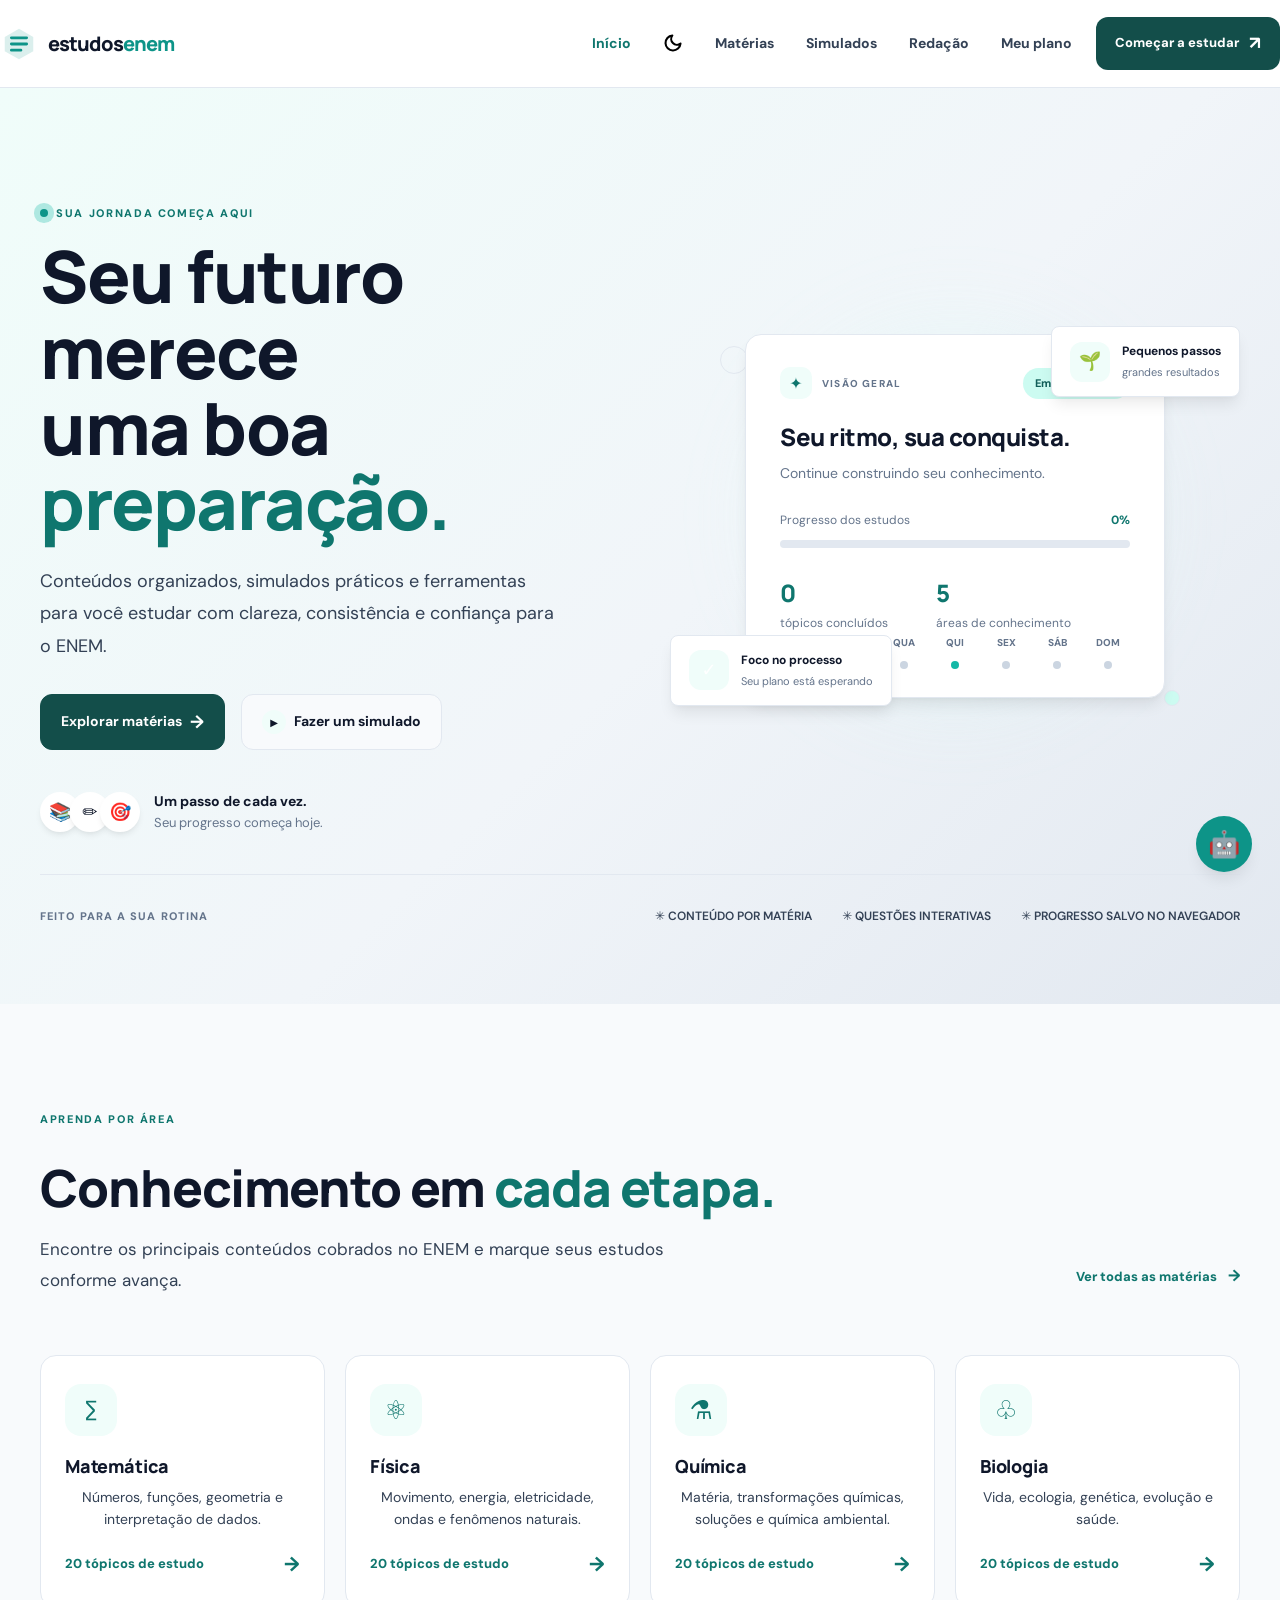
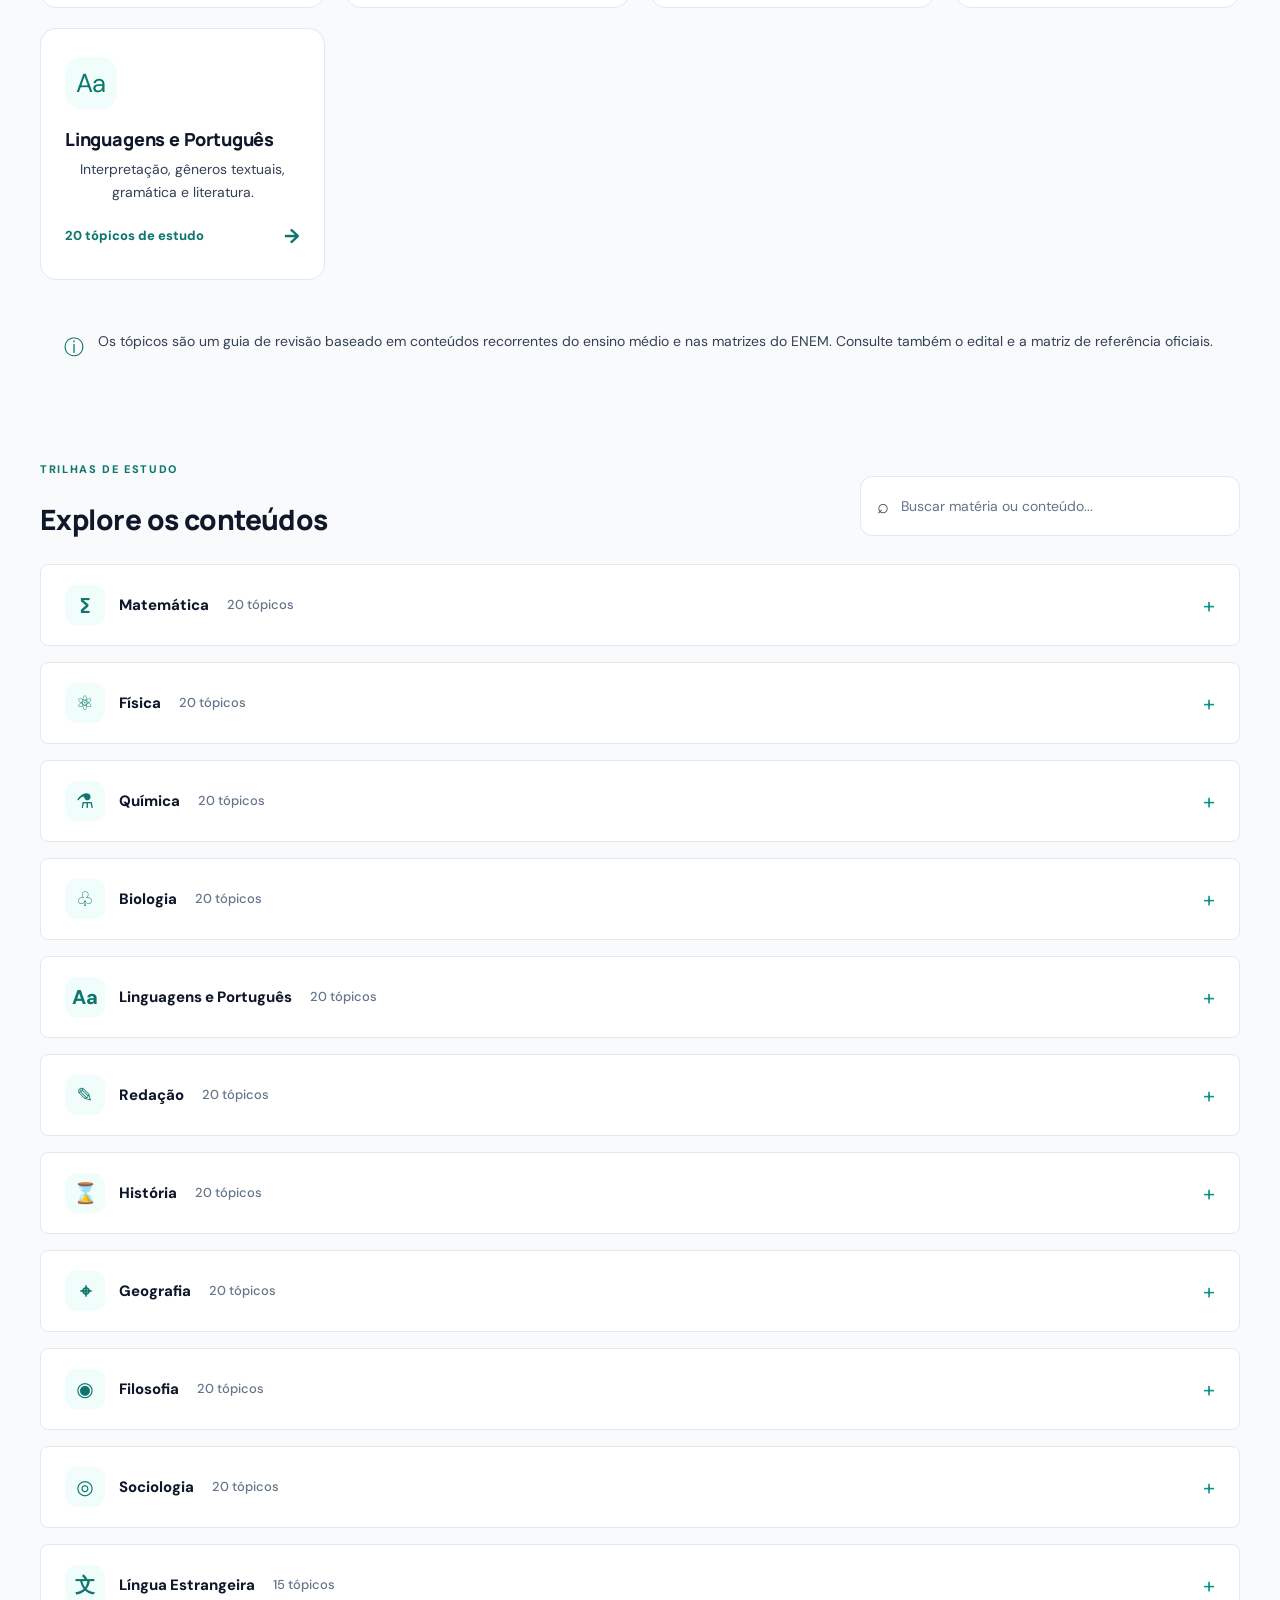
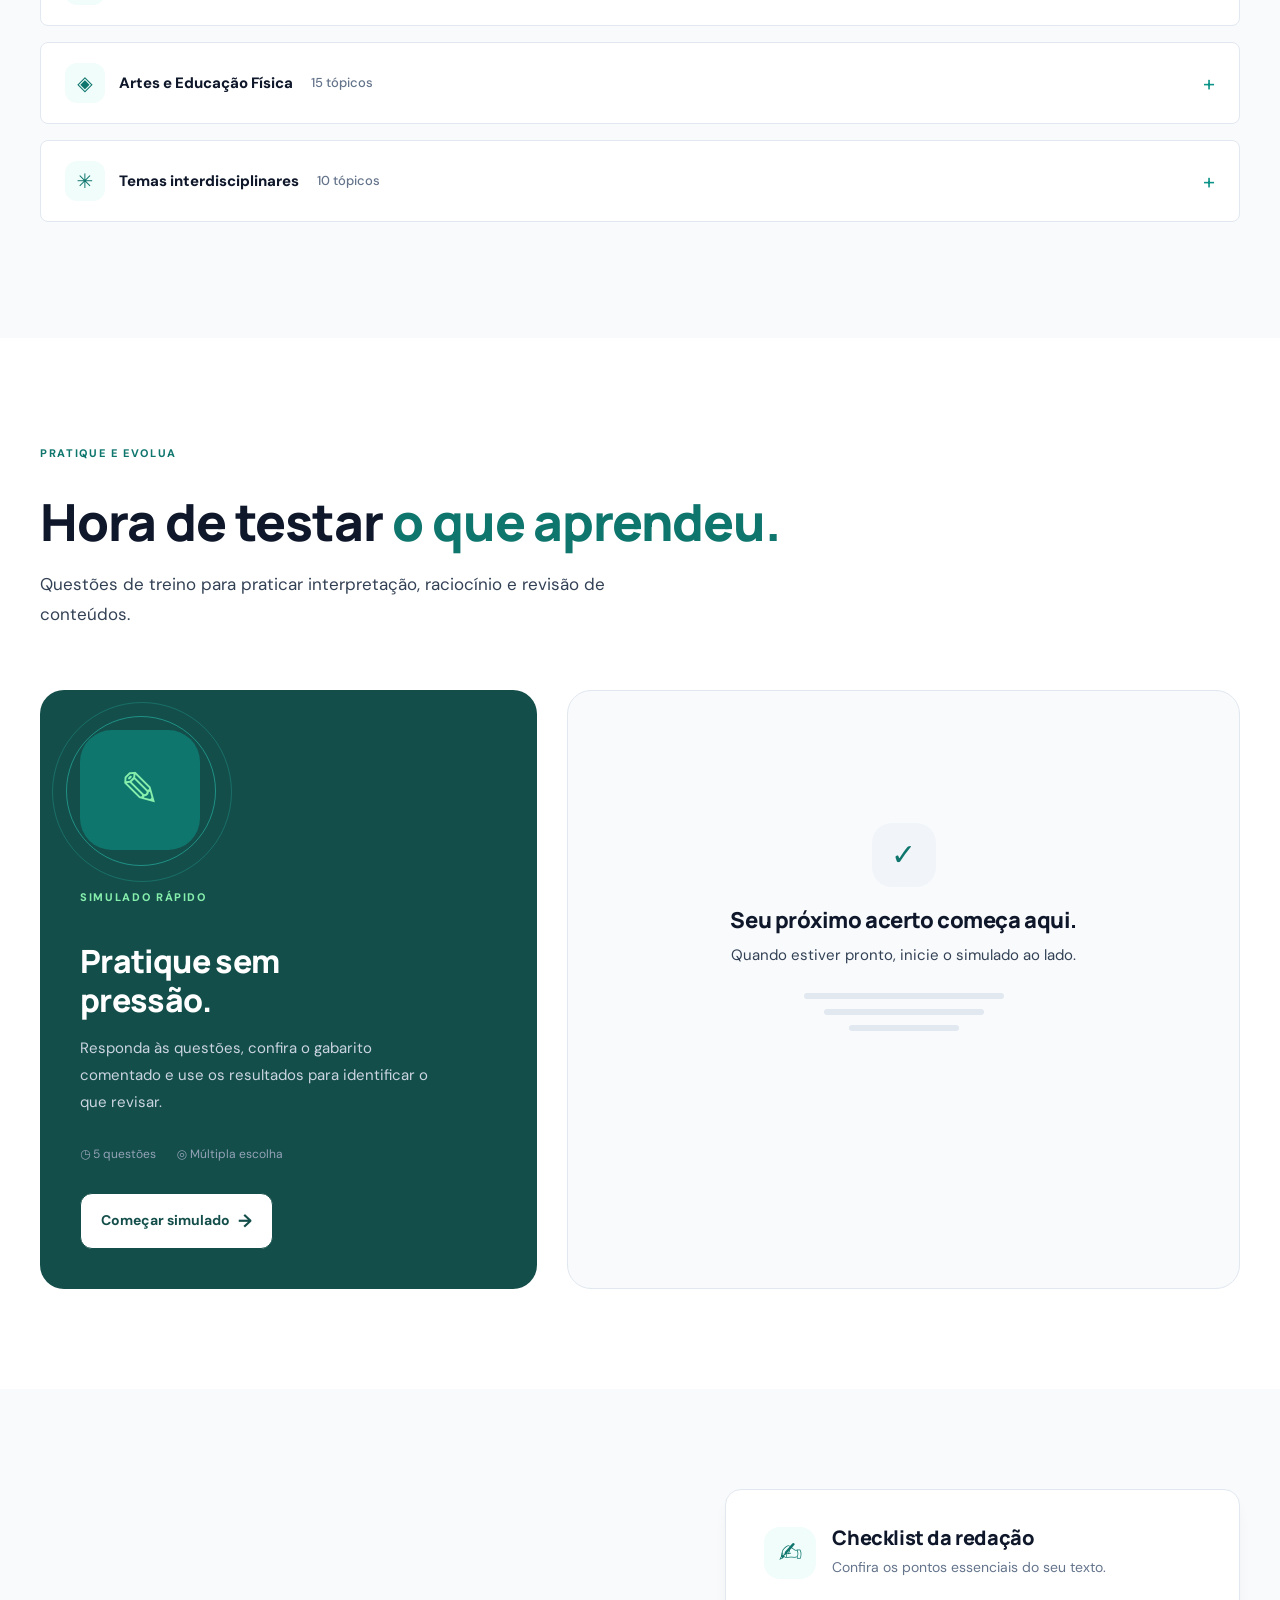
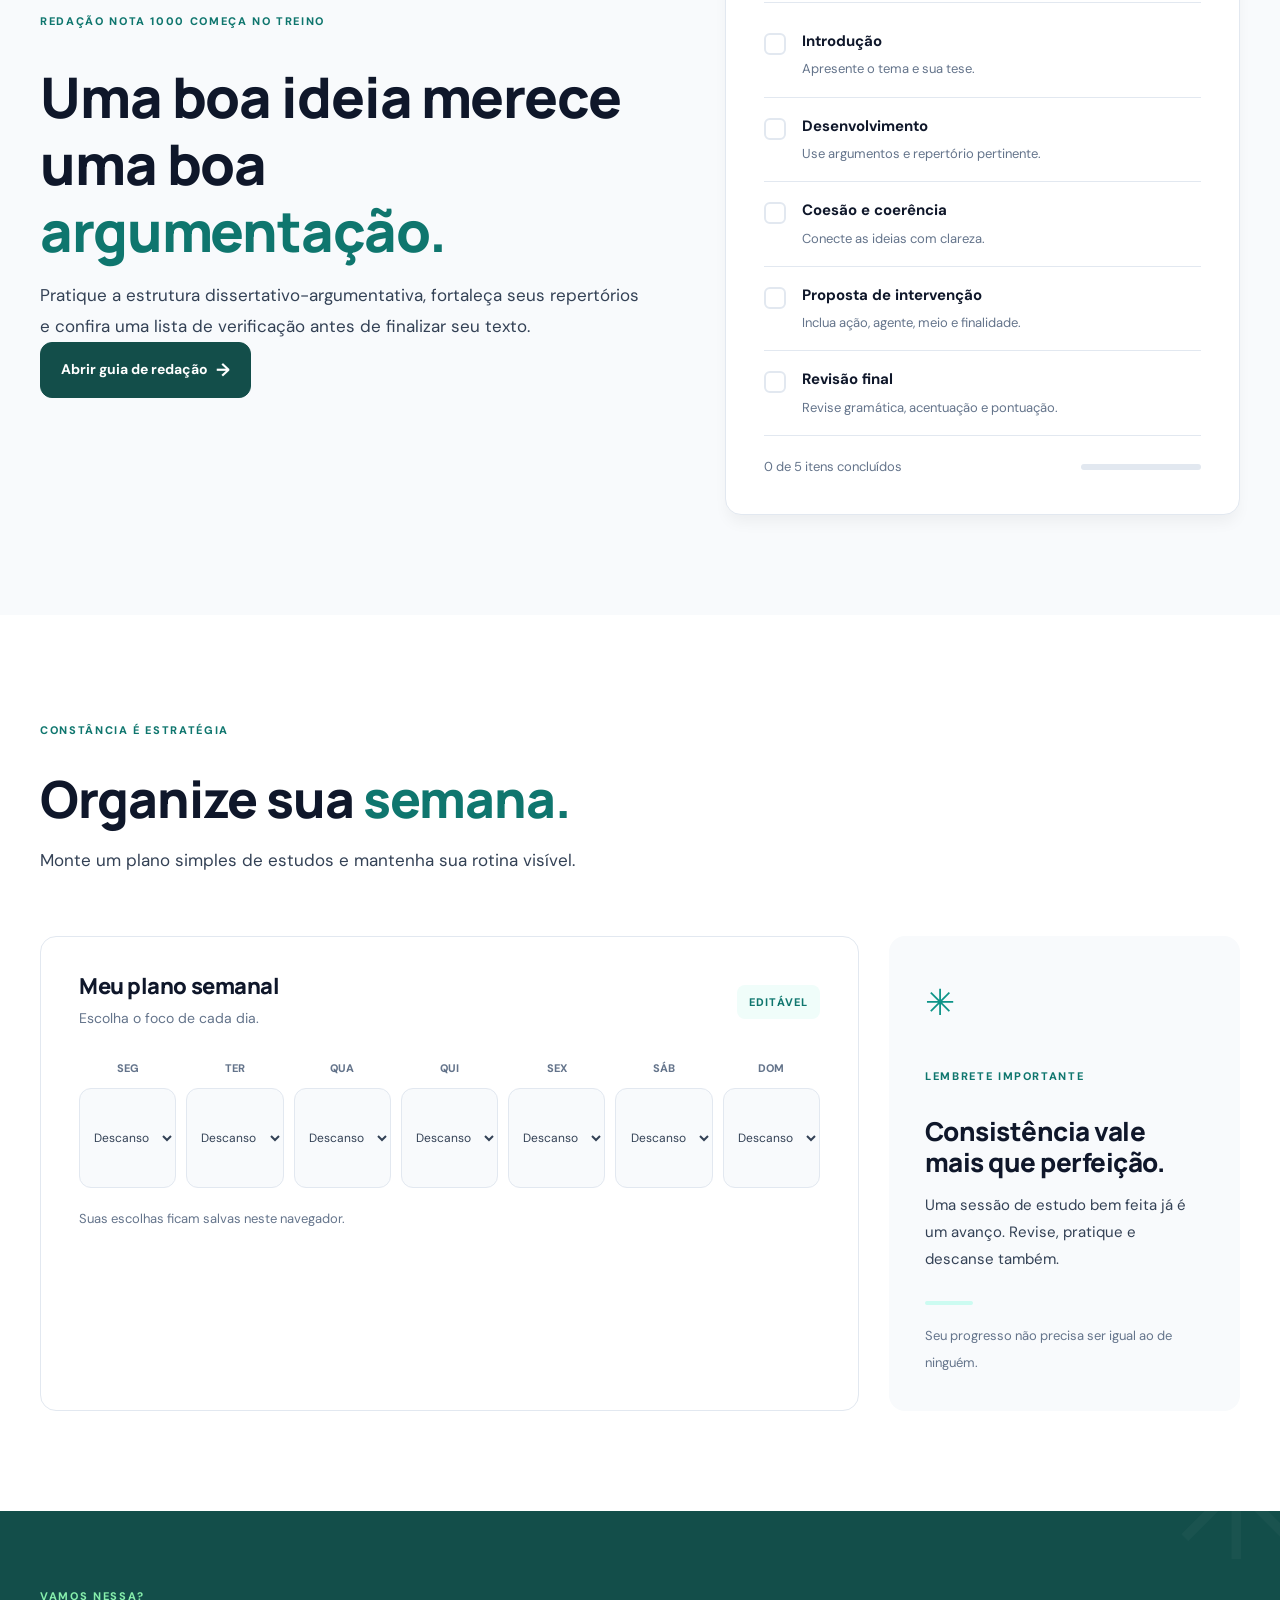
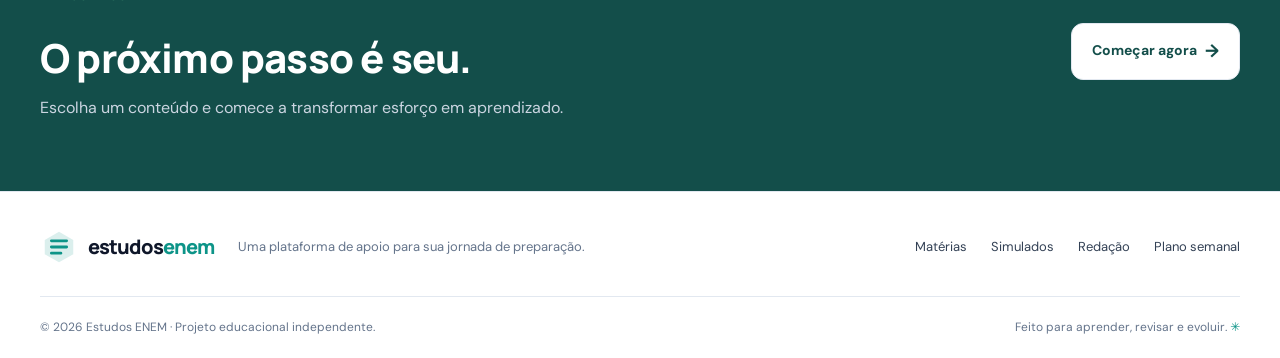
<file: index.html>
<!DOCTYPE html>
<html lang="pt-BR">
<head>
  <meta charset="UTF-8">
  <meta name="viewport" content="width=device-width, initial-scale=1.0">
  <meta name="description" content="Estudos ENEM: conteúdos organizados, simulados interativos e ferramentas para planejar sua preparação para o Enem.">
  <meta name="theme-color" content="#ffffff" id="themeColorMeta">
  <title>Estudos ENEM — Sua preparação, no seu ritmo</title>
  <link rel="icon" href="assets/favicon.svg" type="image/svg+xml">
  <link rel="preconnect" href="https://fonts.googleapis.com">
  <link rel="preconnect" href="https://fonts.gstatic.com" crossorigin>
  <link href="https://fonts.googleapis.com/css2?family=DM+Sans:wght@400;500;600;700&family=Manrope:wght@400;500;600;700;800&display=swap" rel="stylesheet">
  <link rel="stylesheet" href="css/styles.css">
  <!-- Aplica o tema salvo (ou a preferência do sistema) antes do CSS para evitar flash de tema errado -->
  <script>
    (() => {
      const KEY = 'estudosEnem.theme';
      const root = document.documentElement;
      const meta = document.querySelector('meta[name="theme-color"]');
      const colors = { light: '#ffffff', dark: '#020617' };
      function apply(theme, persist = true) {
        root.setAttribute('data-theme', theme);
        if (meta) meta.content = colors[theme];
        if (persist) {
          try { localStorage.setItem(KEY, theme); } catch (e) {}
        }
        window.dispatchEvent(new CustomEvent('enem:themechange', { detail: { theme } }));
      }
      try {
        const saved = localStorage.getItem(KEY);
        const wantsDark = saved ? saved === 'dark' : window.matchMedia('(prefers-color-scheme: dark)').matches;
        apply(wantsDark ? 'dark' : 'light', false);
      } catch {
        apply('light', false);
      }
      window.__enemTheme = { apply, isDark: () => root.getAttribute('data-theme') === 'dark' };
    })();
  </script>
  <script src="js/data.js" defer></script>
  <script src="js/app.js" defer></script>
</head>
<body>
  <!-- Loader inicial: evita saltos de layout enquanto a página e os dados são preparados -->
  <div id="pageLoader" class="page-loader">
    <span class="loader-brand" aria-hidden="true"><svg viewBox="0 0 40 40"><path d="M20 4 35 12.5v15L20 36 5 27.5v-15L20 4Z" fill="currentColor" opacity=".15"/><path d="M12 13.5h16M12 20h16M12 26.5h10" stroke="currentColor" stroke-width="3" stroke-linecap="round"/></svg></span>
    <span class="loader-text">Estudos ENEM</span>
    <div class="spinner" aria-hidden="true"></div>
  </div>
  <a class="skip-link" href="#conteudo">Pular para o conteúdo</a>

  <header class="site-header" id="siteHeader">
    <div class="container header-inner">
      <a class="brand" href="index.html" aria-label="Estudos ENEM, página inicial">
        <span class="brand-mark" aria-hidden="true"><svg viewBox="0 0 40 40"><path d="M20 4 35 12.5v15L20 36 5 27.5v-15L20 4Z" fill="currentColor" opacity=".15"/><path d="M12 13.5h16M12 20h16M12 26.5h10" stroke="currentColor" stroke-width="3" stroke-linecap="round"/></svg></span>
        <span>estudos<span class="brand-accent">enem</span></span>
      </a>
      <button class="menu-toggle" id="menuToggle" type="button" aria-label="Abrir menu" aria-expanded="false">☰</button>
      <nav class="main-nav" id="mainNav" aria-label="Navegação principal">
        <a class="active" href="index.html" aria-current="page">Início</a>
        <button class="dark-mode-toggle" id="darkModeToggle" type="button" aria-label="Alternar para o modo escuro">
          <span class="toggle-icon toggle-icon-sun" aria-hidden="true"><svg viewBox="0 0 24 24" fill="none" stroke="currentColor" stroke-width="2.5" stroke-linecap="round" stroke-linejoin="round"><circle cx="12" cy="12" r="5"/><path d="M12 1v2M12 21v2M4.22 4.22l1.42 1.42M18.36 18.36l1.42 1.42M1 12h2M21 12h2M4.22 19.78l1.42-1.42M18.36 5.64l1.42-1.42"/></svg></span>
          <span class="toggle-icon toggle-icon-moon" aria-hidden="true"><svg viewBox="0 0 24 24" fill="none" stroke="currentColor" stroke-width="2.5" stroke-linecap="round" stroke-linejoin="round"><path d="M21 12.79A9 9 0 1 1 11.21 3 7 7 0 0 0 21 12.79"/></svg></span>
          <span class="visually-hidden" id="themeLabel">Modo escuro</span>
        </button>
        <a href="#materias">Matérias</a>
        <a href="#simulados">Simulados</a>
        <a href="#redacao">Redação</a>
        <a href="#plano">Meu plano</a>
      </nav>
      <a class="header-cta" href="#materias">Começar a estudar <span aria-hidden="true">↗</span></a>
    </div>
  </header>

  <main id="conteudo">
    <section class="hero" aria-label="Hero">
      <div class="container hero-grid">
        <div class="hero-copy">
          <span class="eyebrow"><span class="eyebrow-dot"></span> SUA JORNADA COMEÇA AQUI</span>
          <h1>Seu futuro merece<br>uma boa <span>preparação.</span></h1>
          <p class="hero-text">Conteúdos organizados, simulados práticos e ferramentas para você estudar com clareza, consistência e confiança para o ENEM.</p>
          <div class="hero-actions">
            <a class="button button-primary" href="#materias">Explorar matérias <span>→</span></a>
            <a class="button button-secondary" href="#simulados"><span class="play-icon">▶</span> Fazer um simulado</a>
          </div>
          <div class="hero-proof">
            <div class="avatar-stack" aria-hidden="true"><span>📚</span><span>✏️</span><span>🎯</span></div>
            <p><strong>Um passo de cada vez.</strong><br><span>Seu progresso começa hoje.</span></p>
          </div>
        </div>
        <div class="hero-visual" aria-label="Ilustração de planejamento de estudos">
          <div class="visual-glow"></div>
          <div class="study-card card-main">
            <div class="study-card-top"><span class="mini-icon">✦</span><span class="small-label">VISÃO GERAL</span><span class="status-pill">Em andamento</span></div>
            <h3>Seu ritmo, sua conquista.</h3>
            <p class="muted">Continue construindo seu conhecimento.</p>
            <div class="progress-heading"><span>Progresso dos estudos</span><strong id="heroProgress">0%</strong></div>
            <div class="progress-track"><span id="heroProgressBar" style="width:0%"></span></div>
            <div class="study-stats"><div><strong id="heroTopics">0</strong><span>tópicos concluídos</span></div><div><strong>5</strong><span>áreas de conhecimento</span></div></div>
            <div class="week-strip"><span>SEG</span><span>TER</span><span>QUA</span><span>QUI</span><span>SEX</span><span>SÁB</span><span>DOM</span></div>
            <div class="week-dots"><i class="done"></i><i class="done"></i><i></i><i class="done"></i><i></i><i></i><i></i></div>
          </div>
          <div class="floating-note note-top"><span>🌱</span><div><strong>Pequenos passos</strong><small>grandes resultados</small></div></div>
          <div class="floating-note note-bottom"><span class="note-check">✓</span><div><strong>Foco no processo</strong><small>Seu plano está esperando</small></div></div>
          <div class="decor decor-one"></div><div class="decor decor-two"></div>
        </div>
      </div>
      <div class="container hero-bottom">
        <span>FEITO PARA A SUA ROTINA</span><div><span>✳ Conteúdo por matéria</span><span>✳ Questões interativas</span><span>✳ Progresso salvo no navegador</span></div>
      </div>
    </section>

    <section class="section section-subtle" id="materias" aria-labelledby="materiasHeading">
      <div class="container">
        <div class="section-heading">
          <div>
            <span class="eyebrow">APRENDA POR ÁREA</span>
            <h2 id="materiasHeading">Conhecimento em <span>cada etapa.</span></h2>
            <p>Encontre os principais conteúdos cobrados no ENEM e marque seus estudos conforme avança.</p>
          </div>
          <a class="text-link" href="#lista-materias">Ver todas as matérias <span>→</span></a>
        </div>
        <div class="subject-grid" id="subjectGrid"></div>
        <div class="content-note"><span>ⓘ</span><p>Os tópicos são um guia de revisão baseado em conteúdos recorrentes do ensino médio e nas matrizes do ENEM. Consulte também o edital e a matriz de referência oficiais.</p></div>
        <div id="lista-materias" class="subject-details">
          <div class="details-heading">
            <div><span class="eyebrow">TRILHAS DE ESTUDO</span><h3>Explore os conteúdos</h3></div>
            <label class="search-box"><span>⌕</span><input id="topicSearch" type="search" placeholder="Buscar matéria ou conteúdo..." aria-label="Buscar matéria ou conteúdo"></label>
          </div>
          <div id="topicGroups"></div>
        </div>
      </div>
    </section>

    <section class="section" id="simulados" aria-labelledby="simuladosHeading">
      <div class="container">
        <div class="section-heading">
          <div>
            <span class="eyebrow">PRATIQUE E EVOLUA</span>
            <h2 id="simuladosHeading">Hora de testar <span>o que aprendeu.</span></h2>
            <p>Questões de treino para praticar interpretação, raciocínio e revisão de conteúdos.</p>
          </div>
        </div>
        <div class="quiz-layout">
          <div class="quiz-intro">
            <div class="quiz-illustration"><span>✎</span><div class="orbit orbit-a"></div><div class="orbit orbit-b"></div></div>
            <span class="eyebrow">SIMULADO RÁPIDO</span>
            <h3>Pratique sem pressão.</h3>
            <p>Responda às questões, confira o gabarito comentado e use os resultados para identificar o que revisar.</p>
            <div class="quiz-meta"><span>◷ 5 questões</span><span>◎ Múltipla escolha</span></div>
            <button class="button button-primary" id="startQuiz">Começar simulado <span>→</span></button>
          </div>
          <div class="quiz-panel" id="quizPanel">
            <div class="quiz-empty">
              <div class="empty-icon">✓</div>
              <h3>Seu próximo acerto começa aqui.</h3>
              <p>Quando estiver pronto, inicie o simulado ao lado.</p>
              <div class="mini-lines"><i></i><i></i><i></i></div>
            </div>
          </div>
        </div>
      </div>
    </section>

    <section class="section essay-section" id="redacao" aria-labelledby="redacaoHeading">
      <div class="container essay-grid">
        <div class="essay-copy">
          <span class="eyebrow">REDAÇÃO NOTA 1000 COMEÇA NO TREINO</span>
          <h2 id="redacaoHeading">Uma boa ideia merece<br>uma boa <span>argumentação.</span></h2>
          <p>Pratique a estrutura dissertativo-argumentativa, fortaleça seus repertórios e confira uma lista de verificação antes de finalizar seu texto.</p>
          <a class="button button-primary" href="#essay-tool">Abrir guia de redação <span>→</span></a>
        </div>
        <div class="essay-card" id="essay-tool">
          <div class="essay-card-heading">
            <div class="essay-icon">✍</div>
            <div>
              <h3>Checklist da redação</h3>
              <p>Confira os pontos essenciais do seu texto.</p>
            </div>
          </div>
          <div class="checklist" id="essayChecklist" aria-label="Checklist da redação">
            <label><input type="checkbox" data-essay="0"><span class="custom-check"></span><span><strong>Introdução</strong><small>Apresente o tema e sua tese.</small></span></label>
            <label><input type="checkbox" data-essay="1"><span class="custom-check"></span><span><strong>Desenvolvimento</strong><small>Use argumentos e repertório pertinente.</small></span></label>
            <label><input type="checkbox" data-essay="2"><span class="custom-check"></span><span><strong>Coesão e coerência</strong><small>Conecte as ideias com clareza.</small></span></label>
            <label><input type="checkbox" data-essay="3"><span class="custom-check"></span><span><strong>Proposta de intervenção</strong><small>Inclua ação, agente, meio e finalidade.</small></span></label>
            <label><input type="checkbox" data-essay="4"><span class="custom-check"></span><span><strong>Revisão final</strong><small>Revise gramática, acentuação e pontuação.</small></span></label>
          </div>
          <div class="checklist-footer"><span id="essayProgressText">0 de 5 itens concluídos</span><div class="tiny-progress"><span id="essayProgressBar"></span></div></div>
        </div>
      </div>
    </section>

    <section class="section plan-section" id="plano" aria-labelledby="planoHeading">
      <div class="container">
        <div class="section-heading">
          <div>
            <span class="eyebrow">CONSTÂNCIA É ESTRATÉGIA</span>
            <h2 id="planoHeading">Organize sua <span>semana.</span></h2>
            <p>Monte um plano simples de estudos e mantenha sua rotina visível.</p>
          </div>
        </div>
        <div class="plan-layout">
          <div class="plan-card">
            <div class="plan-card-heading">
              <div>
                <h3>Meu plano semanal</h3>
                <p>Escolha o foco de cada dia.</p>
              </div>
              <span class="plan-badge">EDITÁVEL</span>
            </div>
            <div class="plan-days" id="planDays"></div>
            <div class="plan-footnote">Suas escolhas ficam salvas neste navegador.</div>
          </div>
          <div class="motivation-card">
            <div class="motivation-symbol">✳</div>
            <span class="eyebrow">LEMBRETE IMPORTANTE</span>
            <h3>Consistência vale mais que perfeição.</h3>
            <p>Uma sessão de estudo bem feita já é um avanço. Revise, pratique e descanse também.</p>
            <div class="motivation-line"></div>
            <span class="motivation-caption">Seu progresso não precisa ser igual ao de ninguém.</span>
          </div>
        </div>
      </div>
    </section>

    <section class="final-cta" aria-label="CTA final">
      <div class="container final-cta-inner">
        <div>
          <span class="eyebrow">VAMOS NESSA?</span>
          <h2>O próximo passo é seu.</h2>
          <p>Escolha um conteúdo e comece a transformar esforço em aprendizado.</p>
        </div>
        <a href="#materias" class="button button-light">Começar agora <span>→</span></a>
        <div class="cta-leaf">✳</div>
      </div>
    </section>
  </main>

  <footer class="site-footer">
    <div class="container footer-main">
      <a class="brand" href="index.html" aria-label="Estudos ENEM, página inicial">
        <span class="brand-mark" aria-hidden="true"><svg viewBox="0 0 40 40"><path d="M20 4 35 12.5v15L20 36 5 27.5v-15L20 4Z" fill="currentColor" opacity=".15"/><path d="M12 13.5h16M12 20h16M12 26.5h10" stroke="currentColor" stroke-width="3" stroke-linecap="round"/></svg></span>
        <span>estudos<span class="brand-accent">enem</span></span>
      </a>
      <p>Uma plataforma de apoio para sua jornada de preparação.</p>
      <div class="footer-links"><a href="#materias">Matérias</a><a href="#simulados">Simulados</a><a href="#redacao">Redação</a><a href="#plano">Plano semanal</a></div>
    </div>
    <div class="container footer-bottom">
      <span>© <span id="currentYear"></span> Estudos ENEM · Projeto educacional independente.</span>
      <span>Feito para aprender, revisar e evoluir. <b>✳</b></span>
    </div>
  </footer>

  <!-- AI Helper Button -->
  <button id="aiHelperBtn" class="ai-helper-btn" type="button" aria-label="Abrir assistente de IA">🤖</button>

  <!-- AI Helper Chat Container -->
  <div id="aiHelperChat" class="ai-helper-chat" aria-hidden="true">
    <div class="ai-helper-header">
      <h3>Assistente IA</h3>
      <button id="aiHelperCloseBtn" type="button" aria-label="Fechar chat">×</button>
    </div>
    <div id="aiHelperMessages" class="ai-helper-messages"></div>
    <div class="ai-helper-input-area">
      <input type="text" id="aiHelperInput" placeholder="Digite sua pergunta..." aria-label="Digite sua pergunta para o assistente de IA">
      <button id="aiHelperSendBtn" type="button" aria-label="Enviar">→</button>
    </div>
  </div>
</body>
</html>
</file>
<file: css/styles.css>
@import url('https://fonts.googleapis.com/css2?family=DM+Sans:wght@400;500;600;700&family=Manrope:wght@400;500;600;700;800&display=swap');

/* ==========================================================================
   Design system — variáveis de tema
   Tema claro: fundo branco/off-white, verde esmeralda moderno
   Tema escuro: fundo escuro neutro (#020617), verde esmeralda alto contraste
   ========================================================================== */

:root {
  /* Verde esmeralda — tema claro */
  --green-50: #f0fdfa;
  --green-100: #ccfbf1;
  --green-200: #99f6e4;
  --green-400: #2dd4bf;
  --green-500: #14b8a6;
  --green-600: #0d9488;
  --green-700: #0f766e;
  --green-800: #115e59;
  --green-900: #134e4a;

  /* Neutros — tema claro */
  --slate-50: #f8fafc;
  --slate-100: #f1f5f9;
  --slate-200: #e2e8f0;
  --slate-600: #475569;
  --slate-700: #334155;
  --slate-800: #1e293b;
  --slate-900: #0f172a;
  --slate-950: #020617;

  /* Semânticas — claro */
  --bg-primary: #ffffff;
  --bg-secondary: #f8fafc;
  --bg-tertiary: #f1f5f9;
  --text-primary: #0f172a;
  --text-secondary: #334155;
  --text-muted: #64748b;
  --border-color: #e2e8f0;
  --shadow-sm: 0 1px 2px 0 rgb(0 0 0 / 0.05);
  --shadow: 0 4px 6px -1px rgb(0 0 0 / 0.08), 0 2px 4px -2px rgb(0 0 0 / 0.04);
  --shadow-lg: 0 10px 15px -3px rgb(0 0 0 / 0.08), 0 4px 6px -4px rgb(0 0 0 / 0.05);
  --accent-green: #0d9488;
  --accent-green-dark: #0f766e;
  --accent-green-light: #ccfbf1;

  /* Tipografia */
  --font-heading: 'Manrope', system-ui, -apple-system, Segoe UI, Roboto, sans-serif;
  --font-body: 'DM Sans', system-ui, -apple-system, Segoe UI, Roboto, sans-serif;
  --radius: 16px;
  --radius-sm: 8px;
}

/* ==========================================================================
   Tema escuro
   ========================================================================== */

[data-theme="dark"] {
  --bg-primary: #020617;
  --bg-secondary: #0f172a;
  --bg-tertiary: #1e293b;
  --text-primary: #f8fafc;
  --text-secondary: #cbd5e1;
  --text-muted: #64748b;
  --border-color: #1e293b;
  --shadow: 0 4px 6px -1px rgb(0 0 0 / 0.5);
  --shadow-lg: 0 10px 15px -3px rgb(0 0 0 / 0.6);
  --accent-green: #34d399;
  --accent-green-dark: #14b8a6;
  --accent-green-light: #064e3b;
}

/* ==========================================================================
   Base / reset
   ========================================================================== */

*,
*::before,
*::after {
  box-sizing: border-box;
  margin: 0;
  padding: 0;
}

html {
  scroll-behavior: smooth;
  scroll-padding-top: 88px;
  -webkit-tap-highlight-color: transparent;
}

body {
  margin: 0;
  color: var(--text-primary);
  background: var(--bg-primary);
  font-family: var(--font-body);
  font-size: 16px;
  line-height: 1.7;
  -webkit-font-smoothing: antialiased;
  transition: background-color 0.3s ease, color 0.3s ease;
}

h1, h2, h3, h4, p {
  margin-top: 0;
}

h1, h2, h3, h4 {
  font-family: var(--font-heading);
  line-height: 1.2;
  font-weight: 800;
  letter-spacing: -0.02em;
}

a {
  color: inherit;
  text-decoration: none;
  transition: color 0.2s ease;
}

button, input, select, textarea {
  font: inherit;
}

button {
  cursor: pointer;
  border: none;
  background: none;
}

.container {
  width: min(1200px, calc(100% - 48px));
  margin-inline: auto;
}

/* Skip link */
.skip-link {
  position: absolute;
  left: -9999px;
  top: 24px;
  background: var(--bg-primary);
  color: var(--accent-green-dark);
  padding: 10px 16px;
  border-radius: 8px;
  border: 1px solid var(--accent-green-dark);
  font-size: 14px;
  font-weight: 700;
  z-index: 10000;
  box-shadow: var(--shadow-lg);
  transition: transform 0.2s;
}

.skip-link:focus {
  left: 24px;
  transform: translateY(0);
}

:focus-visible {
  outline: 2px solid var(--accent-green);
  outline-offset: 3px;
  border-radius: 4px;
}

/* ==========================================================================
   Utilitários de carregamento
   ========================================================================== */

.page-loader {
  position: fixed;
  inset: 0;
  z-index: 10000;
  background: var(--bg-primary);
  display: grid;
  place-items: center;
  gap: 20px;
  transition: opacity 0.5s ease, visibility 0.5s ease;
}

.page-loader.loaded {
  opacity: 0;
  visibility: hidden;
}

.loader-brand {
  width: 48px;
  height: 48px;
  display: grid;
  place-items: center;
  color: var(--accent-green-dark);
}

.loader-text {
  font-family: var(--font-heading);
  font-size: 16px;
  font-weight: 800;
  letter-spacing: 0.05em;
  color: var(--text-primary);
}

.spinner {
  width: 40px;
  height: 40px;
  border: 3px solid var(--border-color);
  border-top-color: var(--accent-green);
  border-radius: 50%;
  animation: spin 0.8s linear infinite;
}

@keyframes spin {
  to {
    transform: rotate(360deg);
  }
}

.skeleton {
  background: linear-gradient(
    90deg,
    var(--bg-secondary) 25%,
    var(--border-color) 50%,
    var(--bg-secondary) 75%
  );
  background-size: 200% 100%;
  animation: shimmer 1.5s infinite;
  border-radius: 8px;
  color: transparent !important;
}

.skeleton-text {
  height: 16px;
  border-radius: 6px;
}

.skeleton-text.lg {
  height: 20px;
  width: 70%;
}

.skeleton-avatar {
  width: 48px;
  height: 48px;
  border-radius: 50%;
}

.skeleton-card {
  height: 200px;
  border-radius: var(--radius);
}

@keyframes shimmer {
  100% {
    background-position: 200% 0;
  }
}

@media (prefers-reduced-motion: reduce) {
  .skeleton {
    animation: none;
    background: var(--bg-secondary);
  }
  .spinner {
    animation: none;
    border-top-color: currentColor;
  }
}

/* ==========================================================================
   Cabeçalho
   ========================================================================== */

.site-header {
  position: sticky;
  top: 0;
  z-index: 50;
  height: 88px;
  display: flex;
  align-items: center;
  border-bottom: 1px solid var(--border-color);
  background: rgba(var(--bg-primary-rgb-fallback, 255, 255, 255), 0.8);
  backdrop-filter: blur(12px);
  -webkit-backdrop-filter: blur(12px);
  transition: background-color 0.3s ease, border-color 0.3s ease;
}

[data-theme="dark"] .site-header {
  background: rgba(2, 6, 23, 0.8);
}

.header-inner {
  display: flex;
  align-items: center;
  justify-content: space-between;
  gap: 24px;
  width: 100%;
}

.brand {
  display: inline-flex;
  align-items: center;
  gap: 10px;
  font-family: var(--font-heading);
  font-weight: 800;
  font-size: 20px;
  letter-spacing: -0.05em;
  white-space: nowrap;
  color: var(--text-primary);
}

.brand-mark {
  width: 38px;
  height: 38px;
  color: var(--accent-green);
  display: inline-flex;
}

.brand-mark svg {
  width: 100%;
  height: 100%;
}

.brand-accent {
  color: var(--accent-green);
}

.main-nav {
  display: flex;
  align-items: center;
  gap: 32px;
  margin-left: auto;
}

.main-nav a {
  font-size: 14px;
  font-weight: 700;
  color: var(--text-secondary);
  transition: color 0.2s ease;
}

.main-nav a:hover,
.main-nav a[aria-current="page"] {
  color: var(--accent-green-dark);
}

.header-cta {
  display: inline-flex;
  gap: 10px;
  align-items: center;
  padding: 10px 18px;
  border-radius: 12px;
  background: var(--green-900);
  color: #ffffff;
  font-size: 13px;
  font-weight: 800;
  border: 1px solid transparent;
  transition: transform 0.2s ease, background 0.2s ease, box-shadow 0.2s ease;
  box-shadow: 0 4px 6px -1px rgb(19, 78, 74 / 0.25);
}

.header-cta:hover {
  transform: translateY(-2px);
  background: var(--accent-green-dark);
  box-shadow: 0 6px 8px -1px rgb(19, 78, 74 / 0.3);
}

.header-cta span {
  font-size: 18px;
}

.menu-toggle {
  display: none;
  border: none;
  background: var(--bg-secondary);
  color: var(--text-primary);
  padding: 10px 12px;
  border-radius: 10px;
  font-size: 20px;
  line-height: 1;
  border: 1px solid var(--border-color);
}

.menu-toggle:hover {
  background: var(--bg-tertiary);
}

/* ==========================================================================
   Botões
   ========================================================================== */

.button {
  display: inline-flex;
  align-items: center;
  justify-content: center;
  gap: 8px;
  border: 1px solid var(--border-color);
  border-radius: 12px;
  padding: 12px 20px;
  font-size: 14px;
  font-weight: 700;
  color: var(--text-primary);
  background: var(--bg-primary);
  transition: transform 0.2s ease, background 0.2s ease, border-color 0.2s ease, box-shadow 0.2s ease;
  touch-action: manipulation;
}

.button:hover {
  transform: translateY(-2px);
  border-color: var(--accent-green);
}

.button:active {
  transform: translateY(0);
}

.button:focus-visible {
  outline: 2px solid var(--accent-green);
  outline-offset: 2px;
}

.button span {
  font-size: 18px;
}

.button-primary {
  background: var(--green-900);
  color: #ffffff;
  border-color: var(--green-900);
  box-shadow: 0 4px 6px -1px rgb(19, 78, 74 / 0.25);
}

.button-primary:hover {
  background: var(--accent-green-dark);
  border-color: var(--accent-green-dark);
  box-shadow: 0 6px 8px -1px rgb(19, 78, 74 / 0.3);
}

.button-secondary {
  background: var(--bg-secondary);
  color: var(--text-primary);
}

.button-secondary:hover {
  background: var(--bg-tertiary);
}

.button-light {
  background: #ffffff;
  color: var(--green-900);
}

.play-icon {
  font-size: 10px !important;
  display: grid;
  place-items: center;
  width: 24px;
  height: 24px;
  border-radius: 50%;
  background: var(--green-50);
}

[data-theme="dark"] .play-icon {
  background: #064e3b;
}

/* Botão de tema */
.toggle-icon {
  width: 20px;
  height: 20px;
  display: block;
}

[data-theme="light"] .toggle-icon-sun {
  display: none;
}

[data-theme="dark"] .toggle-icon-moon {
  display: none;
}

.visually-hidden {
  position: absolute;
  width: 1px;
  height: 1px;
  padding: 0;
  margin: -1px;
  overflow: hidden;
  clip: rect(0, 0, 0, 0);
  white-space: nowrap;
  border: 0;
}

/* ==========================================================================
   Hero
   ========================================================================== */

.hero {
  overflow: hidden;
  background: linear-gradient(135deg, #f0fdfa 0%, #f1f5f9 55%, #e2e8f0 100%);
  position: relative;
  padding: 70px 0;
}

[data-theme="dark"] .hero {
  background: linear-gradient(135deg, #020617 0%, #0f172a 55%, #1e293b 100%);
}

.hero-grid {
  min-height: 600px;
  display: grid;
  grid-template-columns: 1fr 1fr;
  align-items: center;
  gap: 60px;
  padding-top: 40px;
  padding-bottom: 40px;
}

.hero-copy {
  position: relative;
  z-index: 2;
}

.eyebrow {
  display: inline-flex;
  align-items: center;
  gap: 8px;
  color: var(--accent-green-dark);
  font-size: 11px;
  font-weight: 800;
  letter-spacing: 0.15em;
  text-transform: uppercase;
  margin-bottom: 16px;
}

[data-theme="dark"] .eyebrow {
  color: var(--accent-green-light);
}

.eyebrow-dot {
  width: 8px;
  height: 8px;
  background: var(--accent-green);
  border-radius: 50%;
  box-shadow: 0 0 0 6px rgba(20, 184, 166, 0.3);
}

[data-theme="dark"] .eyebrow-dot {
  background: var(--accent-green-light);
  box-shadow: 0 0 0 6px rgba(52, 211, 153, 0.3);
}

.hero h1 {
  font-size: clamp(44px, 6vw, 72px);
  margin: 0 0 24px;
  color: var(--text-primary);
  line-height: 1.05;
}

.hero h1 span,
.section-heading h2 span,
.essay-copy h2 span {
  color: var(--accent-green-dark);
}

[data-theme="dark"] .hero h1 span,
[data-theme="dark"] .section-heading h2 span,
[data-theme="dark"] .essay-copy h2 span {
  color: var(--accent-green-light);
}

.hero-text {
  font-size: 18px;
  color: var(--text-secondary);
  max-width: 520px;
  line-height: 1.8;
  margin-bottom: 32px;
}

.hero-actions {
  display: flex;
  gap: 16px;
  flex-wrap: wrap;
}

.hero-proof {
  display: flex;
  align-items: center;
  gap: 14px;
  margin-top: 40px;
}

.avatar-stack {
  display: flex;
}

.avatar-stack span {
  width: 40px;
  height: 40px;
  border: 3px solid var(--bg-primary);
  background: var(--bg-primary);
  border-radius: 50%;
  display: grid;
  place-items: center;
  margin-left: -10px;
  font-size: 18px;
  box-shadow: var(--shadow);
}

.avatar-stack span:first-child {
  margin-left: 0;
}

.hero-proof p {
  font-size: 13px;
  line-height: 1.6;
  margin: 0;
  color: var(--text-secondary);
}

.hero-proof p strong {
  font-size: 14px;
  color: var(--text-primary);
}

.hero-proof p span {
  color: var(--text-muted);
}

.hero-visual {
  position: relative;
  min-height: 500px;
  display: flex;
  align-items: center;
  justify-content: center;
}

.visual-glow {
  position: absolute;
  width: 420px;
  height: 420px;
  border-radius: 50%;
  background: radial-gradient(circle, #ccfbf1 0%, rgba(204, 251, 241, 0.3) 55%, transparent 75%);
  filter: blur(40px);
  opacity: 0.6;
  z-index: 1;
}

[data-theme="dark"] .visual-glow {
  background: radial-gradient(circle, #064e3b 0%, rgba(6, 78, 59, 0.3) 55%, transparent 75%);
}

.study-card {
  position: relative;
  z-index: 2;
  width: min(420px, 92%);
  background: var(--bg-primary);
  padding: 32px 34px 28px;
  border-radius: var(--radius);
  box-shadow: var(--shadow-lg);
  border: 1px solid var(--border-color);
  transition: transform 0.3s ease, box-shadow 0.3s ease;
}

.study-card:hover {
  transform: translateY(-6px);
  box-shadow: var(--shadow-lg);
}

.study-card-top {
  display: flex;
  align-items: center;
  gap: 10px;
  margin-bottom: 24px;
}

.mini-icon {
  width: 32px;
  height: 32px;
  border-radius: 10px;
  display: grid;
  place-items: center;
  background: var(--green-50);
  color: var(--green-700);
  font-size: 16px;
}

[data-theme="dark"] .mini-icon {
  background: #064e3b;
  color: var(--accent-green-light);
}

.small-label {
  font-size: 10px;
  letter-spacing: 0.12em;
  font-weight: 800;
  color: var(--text-muted);
  text-transform: uppercase;
}

.status-pill {
  margin-left: auto;
  background: var(--green-100);
  color: var(--green-800);
  padding: 6px 12px;
  border-radius: 20px;
  font-size: 11px;
  font-weight: 800;
}

[data-theme="dark"] .status-pill {
  background: #064e3b;
  color: var(--accent-green-light);
}

.study-card h3 {
  font-size: 24px;
  margin: 0 0 10px;
  color: var(--text-primary);
}

.muted {
  font-size: 14px;
  color: var(--text-muted);
  margin-bottom: 24px;
}

.progress-heading {
  display: flex;
  justify-content: space-between;
  font-size: 12px;
  color: var(--text-muted);
  margin-bottom: 10px;
}

.progress-heading strong {
  color: var(--accent-green-dark);
}

.progress-track {
  height: 8px;
  background: var(--border-color);
  border-radius: 10px;
  overflow: hidden;
  margin-bottom: 28px;
}

.progress-track span {
  display: block;
  height: 100%;
  border-radius: 10px;
  background: linear-gradient(90deg, var(--green-600), var(--accent-green));
  transition: width 0.6s ease;
}

.study-stats {
  display: flex;
  gap: 48px;
}

.study-stats div {
  display: flex;
  flex-direction: column;
  gap: 4px;
}

.study-stats strong {
  font: 800 24px var(--font-heading);
  color: var(--accent-green-dark);
}

.study-stats span {
  font-size: 12px;
  color: var(--text-muted);
}

.week-strip,
.week-dots {
  display: grid;
  grid-template-columns: repeat(7, 1fr);
  text-align: center;
  gap: 8px;
}

.week-strip span {
  font-size: 10px;
  color: var(--text-muted);
  font-weight: 800;
  text-transform: uppercase;
}

.week-dots {
  margin-top: 10px;
}

.week-dots i {
  height: 8px;
  width: 8px;
  border-radius: 50%;
  background: #cbd5e1;
  justify-self: center;
}

[data-theme="dark"] .week-dots i {
  background: #334155;
}

.week-dots i.done {
  background: var(--green-500);
}

.floating-note {
  position: absolute;
  z-index: 3;
  display: flex;
  align-items: center;
  gap: 12px;
  background: var(--bg-primary);
  border: 1px solid var(--border-color);
  padding: 14px 18px;
  border-radius: var(--radius-sm);
  box-shadow: var(--shadow-lg);
  transition: transform 0.4s ease;
}

[data-theme="dark"] .floating-note {
  box-shadow: 0 10px 15px -3px rgb(0, 0, 0, 0.5);
}

.floating-note:hover {
  transform: translateY(-4px);
}

.floating-note > span:first-child {
  width: 40px;
  height: 40px;
  display: grid;
  place-items: center;
  border-radius: 12px;
  background: var(--green-50);
  font-size: 18px;
}

[data-theme="dark"] .floating-note > span:first-child {
  background: #064e3b;
}

.floating-note strong,
.floating-note small {
  display: block;
}

.floating-note strong {
  font-size: 12px;
  color: var(--text-primary);
}

.floating-note small {
  font-size: 11px;
  color: var(--text-muted);
  margin-top: 2px;
}

.note-top {
  top: 60px;
  right: 0;
}

.note-bottom {
  bottom: 60px;
  left: 0;
}

.floating-note .note-check {
  background: var(--green-600);
  color: #ffffff;
  width: 34px;
  height: 34px;
  border-radius: 50%;
  display: grid;
  place-items: center;
  font-weight: 800;
}

.decor {
  position: absolute;
  border: 1px solid var(--border-color);
  border-radius: 50%;
}

.decor-one {
  width: 28px;
  height: 28px;
  top: 80px;
  left: 50px;
}

.decor-two {
  width: 16px;
  height: 16px;
  bottom: 60px;
  right: 60px;
  background: var(--accent-green-light);
}

.hero-bottom {
  border-top: 1px solid var(--border-color);
  min-height: 60px;
  display: flex;
  align-items: center;
  justify-content: space-between;
  gap: 20px;
  color: var(--text-muted);
  font-size: 11px;
  font-weight: 800;
  letter-spacing: 0.1em;
  text-transform: uppercase;
  padding-top: 24px;
}

.hero-bottom div {
  display: flex;
  gap: 30px;
  letter-spacing: 0;
  font-weight: 600;
  font-size: 12px;
  color: var(--text-secondary);
}

/* ==========================================================================
   Seções comuns
   ========================================================================== */

.section {
  padding: 100px 0;
}

.section-subtle {
  background: var(--bg-secondary);
}

.section-heading {
  display: flex;
  justify-content: space-between;
  align-items: flex-end;
  gap: 30px;
  margin-bottom: 60px;
}

.section-heading h2,
.essay-copy h2 {
  font-size: clamp(36px, 4vw, 52px);
  color: var(--text-primary);
  margin: 12px 0 16px;
}

.section-heading p,
.essay-copy > p {
  max-width: 640px;
  color: var(--text-secondary);
  margin: 0;
  font-size: 17px;
  line-height: 1.8;
}

.text-link {
  font-size: 13px;
  color: var(--accent-green-dark);
  font-weight: 800;
  white-space: nowrap;
  padding-bottom: 6px;
  transition: color 0.2s ease;
}

.text-link:hover {
  color: var(--accent-green);
}

.text-link span {
  font-size: 16px;
  margin-left: 8px;
}

/* ==========================================================================
   Matérias
   ========================================================================== */

.subject-grid {
  display: grid;
  grid-template-columns: repeat(4, 1fr);
  gap: 20px;
}

.subject-card {
  background: var(--bg-primary);
  border: 1px solid var(--border-color);
  border-radius: var(--radius);
  padding: 28px 24px 26px;
  display: flex;
  flex-direction: column;
  align-items: flex-start;
  color: var(--text-primary);
  transition: transform 0.3s ease, box-shadow 0.3s ease, border-color 0.3s ease;
  cursor: pointer;
}

.subject-card:hover {
  transform: translateY(-6px);
  box-shadow: var(--shadow-lg);
  border-color: var(--accent-green);
}

.subject-card:focus-visible {
  outline: 2px solid var(--accent-green);
  outline-offset: 4px;
}

.subject-icon {
  width: 52px;
  height: 52px;
  border-radius: 16px;
  display: grid;
  place-items: center;
  font-size: 26px;
  margin-bottom: 20px;
  background: var(--green-50);
  color: var(--green-700);
}

[data-theme="dark"] .subject-icon {
  background: #064e3b;
  color: var(--accent-green-light);
}

.subject-card h3 {
  font-size: 18px;
  letter-spacing: -0.01em;
  margin: 0 0 8px;
  color: var(--text-primary);
}

.subject-card p {
  font-size: 14px;
  color: var(--text-secondary);
  line-height: 1.6;
  margin: 0 0 16px;
}

.subject-card .subject-bottom {
  margin-top: auto;
  display: flex;
  align-items: center;
  justify-content: space-between;
  width: 100%;
  font-size: 13px;
  font-weight: 800;
  color: var(--accent-green-dark);
}

.subject-bottom span:last-child {
  font-size: 20px;
}

.content-note {
  display: flex;
  align-items: flex-start;
  gap: 14px;
  padding: 20px 24px;
  margin-top: 30px;
  border-radius: var(--radius-sm);
  background: var(--bg-secondary);
  color: var(--text-secondary);
  font-size: 14px;
}

.content-note > span {
  font-size: 20px;
  color: var(--accent-green-dark);
}

[data-theme="dark"] .content-note > span {
  color: var(--accent-green-light);
}

.content-note p {
  margin: 0;
  line-height: 1.7;
}

.subject-details {
  margin-top: 70px;
}

.details-heading {
  display: flex;
  justify-content: space-between;
  align-items: flex-end;
  gap: 24px;
  margin-bottom: 28px;
}

.details-heading h3 {
  font-size: 28px;
  margin: 8px 0 0;
  color: var(--text-primary);
}

.search-box {
  width: min(380px, 100%);
  display: flex;
  align-items: center;
  gap: 12px;
  border: 1px solid var(--border-color);
  border-radius: 12px;
  padding: 12px 16px;
  background: var(--bg-primary);
  color: var(--text-secondary);
}

.search-box span {
  font-size: 20px;
}

.search-box input {
  border: none;
  outline: none;
  width: 100%;
  font-size: 14px;
  color: var(--text-primary);
  background: transparent;
}

.search-box input::placeholder {
  color: var(--text-muted);
}

.topic-group {
  border: 1px solid var(--border-color);
  background: var(--bg-primary);
  border-radius: var(--radius-sm);
  margin-bottom: 16px;
  overflow: hidden;
  transition: border-color 0.2s ease;
}

.topic-group summary {
  list-style: none;
  cursor: pointer;
  padding: 20px 24px;
  display: flex;
  align-items: center;
  gap: 14px;
  font-weight: 800;
  font-size: 15px;
  color: var(--text-primary);
  transition: background 0.2s ease;
}

.topic-group summary:hover {
  background: var(--bg-secondary);
}

.topic-group summary::-webkit-details-marker {
  display: none;
}

.topic-group summary:after {
  content: '+';
  margin-left: auto;
  color: var(--accent-green);
  font-size: 22px;
  font-weight: 400;
}

.topic-group[open] summary:after {
  content: '−';
}

.topic-group summary .group-icon {
  width: 40px;
  height: 40px;
  border-radius: 12px;
  background: var(--green-50);
  display: grid;
  place-items: center;
  color: var(--green-700);
  font-size: 20px;
}

[data-theme="dark"] .topic-group summary .group-icon {
  background: #064e3b;
  color: var(--accent-green-light);
}

.topic-group summary .group-count {
  font-size: 13px;
  font-weight: 500;
  color: var(--text-muted);
  margin-left: 4px;
}

.topic-list {
  display: grid;
  grid-template-columns: repeat(2, 1fr);
  gap: 0 30px;
  padding: 0 24px 20px;
}

.topic-item {
  display: flex;
  align-items: flex-start;
  gap: 12px;
  padding: 14px 0;
  border-top: 1px solid var(--border-color);
  font-size: 14px;
  color: var(--text-secondary);
}

.topic-item input {
  accent-color: var(--accent-green);
  margin-top: 5px;
  width: 16px;
  height: 16px;
  flex-shrink: 0;
}

.topic-item.done span {
  text-decoration: line-through;
  color: var(--text-muted);
}

.topic-empty {
  padding: 40px;
  color: var(--text-muted);
  text-align: center;
  font-size: 15px;
}

.skeleton-topic-group {
  border: 1px solid var(--border-color);
  background: var(--bg-primary);
  border-radius: var(--radius-sm);
  margin-bottom: 16px;
  padding: 20px 24px;
  display: flex;
  align-items: center;
  gap: 14px;
}

.skeleton-topic-group .skeleton-text {
  width: 260px;
  margin-left: auto;
}

/* ==========================================================================
   Simulados / Quiz
   ========================================================================== */

.quiz-layout {
  display: grid;
  grid-template-columns: 0.85fr 1.15fr;
  gap: 30px;
}

.quiz-intro {
  background: var(--green-900);
  border-radius: 24px;
  padding: 40px;
  color: #ffffff;
  position: relative;
  overflow: hidden;
}

[data-theme="dark"] .quiz-intro {
  background: #064e3b;
}

.quiz-intro .eyebrow {
  color: #86efac;
}

.quiz-intro h3 {
  font-size: 32px;
  margin: 20px 0 16px;
  max-width: 320px;
  color: #ffffff;
}

.quiz-intro > p {
  font-size: 15px;
  color: #cbd5e1;
  line-height: 1.8;
  max-width: 360px;
}

.quiz-illustration {
  height: 120px;
  width: 120px;
  border-radius: 32px;
  background: #0f766e;
  display: grid;
  place-items: center;
  font-size: 48px;
  color: #86efac;
  position: relative;
  margin-bottom: 32px;
}

.orbit {
  position: absolute;
  border: 1px solid #2dd4bf;
  border-radius: 50%;
  width: 150px;
  height: 150px;
  top: -14px;
  left: -14px;
  opacity: 0.5;
}

.orbit-b {
  width: 180px;
  height: 180px;
  top: -28px;
  left: -28px;
  opacity: 0.25;
}

.quiz-meta {
  display: flex;
  gap: 20px;
  margin: 28px 0 28px;
  font-size: 12px;
  color: #94a3b8;
}

.quiz-intro .button {
  background: #ffffff;
  color: var(--green-900);
}

.quiz-panel {
  background: var(--bg-secondary);
  border: 1px solid var(--border-color);
  border-radius: 24px;
  padding: 36px;
  min-height: 480px;
}

.quiz-panel.skeleton-loading {
  min-height: 600px;
  display: flex;
  flex-direction: column;
  align-items: center;
  justify-content: center;
  gap: 20px;
  text-align: center;
  padding: 80px 32px;
}

.quiz-empty {
  min-height: 400px;
  display: flex;
  flex-direction: column;
  align-items: center;
  justify-content: center;
  text-align: center;
}

.empty-icon {
  width: 64px;
  height: 64px;
  border-radius: 20px;
  background: var(--bg-tertiary);
  display: grid;
  place-items: center;
  color: var(--green-700);
  font-size: 30px;
  margin-bottom: 20px;
}

[data-theme="dark"] .empty-icon {
  background: #1e293b;
  color: var(--accent-green-light);
}

.quiz-empty h3 {
  font-size: 22px;
  margin-bottom: 10px;
  color: var(--text-primary);
}

.quiz-empty p {
  font-size: 15px;
  color: var(--text-secondary);
  margin-bottom: 24px;
}

.mini-lines {
  width: 200px;
  display: grid;
  gap: 10px;
}

.mini-lines i {
  height: 6px;
  background: var(--border-color);
  border-radius: 10px;
}

.mini-lines i:nth-child(2) {
  width: 80%;
  justify-self: center;
}

.mini-lines i:nth-child(3) {
  width: 55%;
  justify-self: center;
}

.quiz-topline {
  display: flex;
  justify-content: space-between;
  gap: 15px;
  align-items: center;
  margin-bottom: 22px;
  font-size: 12px;
  color: var(--text-muted);
}

.quiz-progress {
  height: 6px;
  background: var(--border-color);
  border-radius: 10px;
  margin-bottom: 28px;
  overflow: hidden;
}

.quiz-progress span {
  height: 100%;
  display: block;
  background: var(--green-500);
  transition: width 0.5s ease;
}

.quiz-question {
  font: 700 20px/1.5 var(--font-heading);
  color: var(--text-primary);
  letter-spacing: -0.01em;
  margin-bottom: 24px;
}

.quiz-options {
  display: grid;
  gap: 10px;
}

.quiz-option {
  display: flex;
  gap: 14px;
  align-items: center;
  border: 1px solid var(--border-color);
  border-radius: 12px;
  background: var(--bg-primary);
  padding: 14px 16px;
  text-align: left;
  color: var(--text-secondary);
  font-size: 14px;
  transition: border 0.15s ease, background 0.15s ease, box-shadow 0.15s ease;
  touch-action: manipulation;
}

.quiz-option:hover {
  border-color: #86efac;
}

.quiz-option .option-letter {
  width: 30px;
  height: 30px;
  border-radius: 8px;
  background: var(--green-50);
  display: grid;
  place-items: center;
  font-size: 12px;
  font-weight: 800;
  color: var(--green-700);
  flex-shrink: 0;
}

[data-theme="dark"] .quiz-option .option-letter {
  background: #064e3b;
  color: var(--accent-green-light);
}

.quiz-option.selected {
  border-color: var(--green-600);
  background: #ecfdf5;
}

[data-theme="dark"] .quiz-option.selected {
  background: #064e3b;
}

.quiz-option.correct {
  border-color: #34d399;
  background: #d1fae5;
}

[data-theme="dark"] .quiz-option.correct {
  background: #064e3b;
}

.quiz-option.wrong {
  border-color: #f87171;
  background: #fee2e2;
}

[data-theme="dark"] .quiz-option.wrong {
  background: #7f1d1d;
}

.quiz-feedback {
  font-size: 14px;
  line-height: 1.7;
  padding: 14px 16px;
  border-radius: 12px;
  margin-top: 16px;
  background: var(--bg-secondary);
  color: #0d9488;
}

[data-theme="dark"] .quiz-feedback {
  color: #6ee7b7;
  background: var(--bg-tertiary);
}

.quiz-feedback.incorrect {
  background: #fee2e2;
  color: #b91c1c;
}

[data-theme="dark"] .quiz-feedback.incorrect {
  background: #7f1d1d;
  color: #fca5a5;
}

.quiz-actions {
  display: flex;
  justify-content: space-between;
  align-items: center;
  margin-top: 24px;
  gap: 12px;
}

.quiz-actions .button {
  padding: 12px 20px;
}

.quiz-actions .button:disabled {
  opacity: 0.5;
  cursor: not-allowed;
  transform: none;
}

.quiz-secondary {
  background: var(--bg-primary);
  border: 1px solid var(--border-color);
  color: var(--green-700);
}

[data-theme="dark"] .quiz-secondary {
  background: var(--bg-primary);
  color: var(--accent-green-dark);
}

.quiz-result {
  text-align: center;
  padding: 40px 16px;
}

.result-score {
  font: 800 64px var(--font-heading);
  color: var(--accent-green-dark);
  margin: 16px 0 8px;
}

.quiz-result h3 {
  font-size: 28px;
  color: var(--text-primary);
}

.quiz-result p {
  font-size: 15px;
  color: var(--text-secondary);
  line-height: 1.8;
}

.result-actions {
  display: flex;
  gap: 12px;
  justify-content: center;
  flex-wrap: wrap;
  margin-top: 28px;
}

/* ==========================================================================
   Redação
   ========================================================================== */

.essay-section {
  background: var(--bg-secondary);
}

.essay-grid {
  display: grid;
  grid-template-columns: 1fr 0.85fr;
  align-items: center;
  gap: 80px;
}

.essay-copy h2 {
  font-size: clamp(40px, 4.5vw, 56px);
  margin: 16px 0;
  color: var(--text-primary);
}

.essay-card {
  background: var(--bg-primary);
  border: 1px solid var(--border-color);
  border-radius: var(--radius);
  padding: 36px 38px;
  box-shadow: 0 10px 15px -3px rgb(0, 0, 0, 0.05);
}

[data-theme="dark"] .essay-card {
  box-shadow: 0 10px 15px -3px rgb(0, 0, 0, 0.5);
}

.essay-card-heading {
  display: flex;
  align-items: center;
  gap: 16px;
  padding-bottom: 22px;
  border-bottom: 1px solid var(--border-color);
}

.essay-icon {
  width: 52px;
  height: 52px;
  display: grid;
  place-items: center;
  border-radius: 16px;
  background: var(--green-50);
  font-size: 28px;
  color: var(--green-700);
}

[data-theme="dark"] .essay-icon {
  background: #064e3b;
  color: var(--accent-green-light);
}

.essay-card-heading h3 {
  font-size: 20px;
  margin: 0 0 6px;
  color: var(--text-primary);
}

.essay-card-heading p {
  font-size: 14px;
  color: var(--text-muted);
  margin: 0;
}

.checklist {
  padding-top: 10px;
}

.checklist label {
  display: flex;
  align-items: flex-start;
  gap: 16px;
  padding: 16px 0;
  border-bottom: 1px solid var(--border-color);
  cursor: pointer;
  transition: background 0.2s ease;
}

.checklist label:hover {
  background: var(--bg-secondary);
}

.checklist input {
  position: absolute;
  opacity: 0;
  width: 1px;
  height: 1px;
}

.custom-check {
  width: 22px;
  height: 22px;
  border: 2px solid var(--border-color);
  border-radius: 6px;
  flex-shrink: 0;
  margin-top: 4px;
  display: grid;
  place-items: center;
  color: #ffffff;
  font-size: 12px;
  transition: background 0.2s ease, border-color 0.2s ease;
}

.checklist input:checked + .custom-check {
  background: var(--accent-green);
  border-color: var(--accent-green);
}

.checklist input:checked + .custom-check:after {
  content: '✓';
}

.checklist label > span:last-child {
  display: flex;
  flex-direction: column;
  gap: 4px;
}

.checklist strong {
  font-size: 15px;
  color: var(--text-primary);
}

.checklist small {
  font-size: 13px;
  color: var(--text-muted);
}

.checklist label.checked strong {
  text-decoration: line-through;
  color: var(--text-muted);
}

.checklist-footer {
  padding-top: 20px;
  display: flex;
  align-items: center;
  justify-content: space-between;
  gap: 16px;
  font-size: 13px;
  color: var(--text-muted);
}

.tiny-progress {
  height: 6px;
  width: 120px;
  border-radius: 10px;
  background: var(--border-color);
  overflow: hidden;
}

.tiny-progress span {
  height: 100%;
  display: block;
  width: 0;
  background: var(--green-500);
  transition: width 0.5s ease;
}

/* ==========================================================================
   Plano semanal
   ========================================================================== */

.plan-layout {
  display: grid;
  grid-template-columns: 1.4fr 0.6fr;
  gap: 30px;
}

.plan-card {
  border: 1px solid var(--border-color);
  border-radius: var(--radius);
  padding: 36px 38px;
  background: var(--bg-primary);
}

.plan-card-heading {
  display: flex;
  align-items: center;
  justify-content: space-between;
  margin-bottom: 28px;
}

.plan-card-heading h3 {
  font-size: 22px;
  margin: 0 0 8px;
  color: var(--text-primary);
}

.plan-card-heading p {
  font-size: 14px;
  color: var(--text-muted);
  margin: 0;
}

.plan-badge {
  background: var(--green-50);
  color: var(--green-700);
  font-size: 11px;
  letter-spacing: 0.1em;
  font-weight: 800;
  padding: 8px 12px;
  border-radius: 8px;
  text-transform: uppercase;
}

[data-theme="dark"] .plan-badge {
  background: #064e3b;
  color: var(--accent-green-light);
}

.plan-days {
  display: grid;
  grid-template-columns: repeat(7, 1fr);
  gap: 10px;
}

.plan-day {
  min-width: 0;
  text-align: center;
}

.plan-day > span {
  display: block;
  font-size: 11px;
  font-weight: 800;
  color: var(--text-muted);
  margin-bottom: 10px;
  text-transform: uppercase;
}

.plan-day select {
  width: 100%;
  height: 100px;
  white-space: normal;
  text-align: center;
  border: 1px solid var(--border-color);
  border-radius: 12px;
  background: var(--bg-secondary);
  color: var(--text-secondary);
  font-size: 12px;
  padding: 10px 6px;
  transition: border-color 0.2s ease, box-shadow 0.2s ease;
}

.plan-day select:focus {
  border-color: var(--accent-green);
  box-shadow: 0 0 0 4px rgb(20, 184, 166, 0.15);
}

.plan-footnote {
  font-size: 13px;
  color: var(--text-muted);
  margin-top: 20px;
}

.motivation-card {
  background: var(--bg-secondary);
  border-radius: var(--radius);
  padding: 36px;
  position: relative;
  overflow: hidden;
}

.motivation-symbol {
  font-size: 36px;
  color: var(--accent-green);
  margin-bottom: 28px;
}

.motivation-card h3 {
  font-size: 26px;
  color: var(--text-primary);
  margin: 14px 0;
}

.motivation-card p {
  font-size: 15px;
  line-height: 1.8;
  color: var(--text-secondary);
}

.motivation-line {
  width: 48px;
  height: 4px;
  background: var(--accent-green-light);
  border-radius: 10px;
  margin: 28px 0 16px;
}

.motivation-caption {
  font-size: 13px;
  color: var(--text-muted);
}

/* ==========================================================================
   CTA final
   ========================================================================== */

.final-cta {
  background: var(--green-900);
  color: #ffffff;
  overflow: hidden;
}

[data-theme="dark"] .final-cta {
  background: #020617;
}

.final-cta-inner {
  padding: 70px 0;
  display: flex;
  align-items: center;
  justify-content: space-between;
  gap: 40px;
  position: relative;
}

.final-cta .eyebrow {
  color: #86efac;
}

.final-cta h2 {
  font-size: 40px;
  margin: 12px 0 12px;
  color: var(--white);
}

.final-cta p {
  font-size: 16px;
  color: #cbd5e1;
  margin: 0;
}

.button-light {
  background: #ffffff;
  color: var(--green-900);
  position: relative;
  z-index: 2;
}

.cta-leaf {
  position: absolute;
  right: -80px;
  top: -120px;
  font-size: 200px;
  color: rgba(255, 255, 255, 0.03);
  line-height: 1;
}

/* ==========================================================================
   Rodapé
   ========================================================================== */

.site-footer {
  background: var(--bg-primary);
  border-top: 1px solid var(--border-color);
}

.footer-main {
  display: flex;
  align-items: center;
  gap: 24px;
  padding: 36px 0 30px;
}

.footer-main > p {
  margin: 0;
  font-size: 13px;
  color: var(--text-muted);
}

.footer-links {
  display: flex;
  gap: 24px;
  margin-left: auto;
}

.footer-links a {
  font-size: 13px;
  color: var(--text-secondary);
}

.footer-links a:hover {
  color: var(--accent-green);
}

.footer-bottom {
  border-top: 1px solid var(--border-color);
  min-height: 60px;
  display: flex;
  align-items: center;
  justify-content: space-between;
  gap: 20px;
  font-size: 12px;
  color: var(--text-muted);
  padding: 20px 0;
}

.footer-bottom b {
  color: var(--accent-green);
}

/* ==========================================================================
   Modal de questões
   ========================================================================== */

.questions-modal {
  display: none;
  position: fixed;
  z-index: 1000;
  left: 0;
  top: 0;
  width: 100%;
  height: 100%;
  overflow: auto;
  background-color: rgba(0, 0, 0, 0.45);
  backdrop-filter: blur(4px);
}

[data-theme="dark"] .questions-modal {
  background-color: rgba(0, 0, 0, 0.6);
}

.questions-modal-content {
  background-color: var(--bg-primary);
  margin: 60px auto;
  padding: 32px;
  border-radius: var(--radius);
  width: 90%;
  max-width: 560px;
  box-shadow: var(--shadow-lg);
  animation: modalShow 0.35s ease;
}

@keyframes modalShow {
  from {
    opacity: 0;
    transform: translateY(16px);
  }
  to {
    opacity: 1;
    transform: none;
  }
}

.questions-modal-header {
  display: flex;
  justify-content: space-between;
  align-items: center;
  margin-bottom: 24px;
}

.questions-modal-header h3 {
  margin: 0;
  font-size: 20px;
  color: var(--text-primary);
}

.questions-modal-header button {
  background: none;
  border: none;
  font-size: 32px;
  font-weight: 800;
  color: var(--text-primary);
  cursor: pointer;
  line-height: 1;
  padding: 0 4px;
}

.questions-modal-header button:hover {
  color: var(--accent-green-dark);
}

.question-card {
  border: 1px solid var(--border-color);
  border-radius: 12px;
  padding: 24px;
  margin-bottom: 24px;
  background-color: var(--bg-secondary);
}

.question-header {
  display: flex;
  justify-content: space-between;
  margin-bottom: 18px;
}

.question-number {
  background: var(--accent-green);
  color: #ffffff;
  width: 32px;
  height: 32px;
  border-radius: 50%;
  display: flex;
  align-items: center;
  justify-content: center;
  font-size: 13px;
  font-weight: 800;
}

.question-text {
  margin-bottom: 18px;
  line-height: 1.7;
  color: var(--text-primary);
}

.question-options {
  display: flex;
  flex-direction: column;
  gap: 12px;
  margin-bottom: 18px;
}

.question-option {
  display: flex;
  align-items: center;
  gap: 12px;
  padding: 14px;
  border: 1px solid var(--border-color);
  border-radius: 10px;
  background-color: var(--bg-primary);
  cursor: pointer;
  transition: border-color 0.2s ease, background 0.2s ease;
}

.question-option:hover {
  border-color: var(--accent-green);
}

.question-option input {
  width: 18px;
  height: 18px;
}

.question-explanation {
  background-color: var(--bg-tertiary);
  border-left: 4px solid var(--accent-green);
  padding: 18px;
  margin-top: 18px;
  border-radius: 0 8px 8px 0;
  font-size: 15px;
  line-height: 1.7;
  color: var(--text-secondary);
}

.view-questions-btn {
  background: var(--accent-green);
  color: #ffffff;
  border: none;
  border-radius: 8px;
  padding: 8px 16px;
  font-size: 13px;
  font-weight: 700;
  cursor: pointer;
  margin-top: 8px;
  transition: background 0.2s ease;
}

.view-questions-btn:hover {
  background: var(--accent-green-dark);
}

.view-questions-btn:focus-visible {
  outline: 2px solid #ffffff;
  outline-offset: 2px;
}

/* ==========================================================================
   Assistente de IA (flutuante)
   ========================================================================== */

.ai-helper-btn {
  position: fixed;
  bottom: 28px;
  right: 28px;
  width: 56px;
  height: 56px;
  border-radius: 50%;
  background-color: var(--green-600);
  color: #ffffff;
  border: none;
  display: flex;
  align-items: center;
  justify-content: center;
  font-size: 26px;
  cursor: pointer;
  z-index: 1000;
  box-shadow: var(--shadow-lg);
  transition: transform 0.2s ease, background 0.2s ease;
  touch-action: manipulation;
}

.ai-helper-btn:hover {
  transform: translateY(-4px);
  background-color: var(--accent-green-dark);
}

.ai-helper-btn:focus-visible {
  outline: 2px solid #ffffff;
  outline-offset: 4px;
}

.ai-helper-btn[disabled] {
  opacity: 0.6;
  cursor: default;
  background-color: var(--text-muted);
}

.ai-helper-chat {
  position: fixed;
  bottom: 100px;
  right: 28px;
  width: 320px;
  max-height: 520px;
  background: var(--bg-primary);
  border: 1px solid var(--border-color);
  border-radius: var(--radius);
  box-shadow: var(--shadow-lg);
  display: flex;
  flex-direction: column;
  z-index: 1000;
  overflow: hidden;
}

.ai-helper-chat[aria-hidden="true"] {
  display: none;
}

.ai-helper-header {
  padding: 20px;
  background-color: var(--green-600);
  color: #ffffff;
  display: flex;
  justify-content: space-between;
  align-items: center;
}

.ai-helper-header h3 {
  margin: 0;
  font-size: 18px;
  font-weight: 800;
}

.ai-helper-header button {
  background: transparent;
  border: none;
  color: #ffffff;
  font-size: 28px;
  width: 28px;
  height: 28px;
  display: flex;
  align-items: center;
  justify-content: center;
  cursor: pointer;
  line-height: 1;
}

.ai-helper-messages {
  flex: 1;
  overflow-y: auto;
  padding: 20px;
  display: flex;
  flex-direction: column;
  gap: 16px;
}

.ai-helper-messages .user-message {
  align-self: flex-end;
  background-color: var(--green-100);
  color: var(--slate-900);
  padding: 12px 18px;
  border-radius: 20px 20px 6px 20px;
  max-width: 80%;
}

[data-theme="dark"] .ai-helper-messages .user-message {
  background-color: #064e3b;
  color: var(--text-primary);
}

.ai-helper-messages .ai-message {
  align-self: flex-start;
  background-color: var(--border-color);
  color: var(--ink);
  padding: 12px 18px;
  border-radius: 20px 20px 20px 6px;
  max-width: 80%;
}

.ai-helper-messages .notice {
  align-self: center;
  font-size: 14px;
  color: var(--text-muted);
  padding: 12px 16px;
  border-radius: 12px;
  background: var(--bg-secondary);
  text-align: center;
  max-width: 80%;
}

.ai-helper-input-area {
  display: flex;
  gap: 10px;
  padding: 16px;
  border-top: 1px solid var(--border-color);
}

.ai-helper-input-area input {
  flex: 1;
  border: 1px solid var(--border-color);
  border-radius: 12px;
  padding: 12px 16px;
  font-size: 15px;
  color: var(--text-primary);
  background: var(--bg-primary);
}

.ai-helper-input-area input:focus {
  outline: none;
  border-color: var(--accent-green);
}

.ai-helper-input-area button {
  width: 46px;
  height: 46px;
  border-radius: 50%;
  background-color: var(--green-600);
  color: #ffffff;
  border: none;
  display: flex;
  align-items: center;
  justify-content: center;
  font-size: 20px;
  cursor: pointer;
  transition: transform 0.2s ease, background 0.2s ease;
}

.ai-helper-input-area button:hover {
  transform: translateY(-2px);
  background-color: var(--accent-green-dark);
}

.ai-helper-input-area button:focus-visible {
  outline: 2px solid var(--accent-green);
  outline-offset: 2px;
}

/* ==========================================================================
   Responsividade
   ========================================================================== */

@media (max-width: 1000px) {
  .main-nav {
    gap: 20px;
  }
  .header-cta {
    display: none;
  }
  .hero-grid {
    gap: 40px;
  }
  .hero-visual {
    min-height: 420px;
  }
  .subject-grid {
    grid-template-columns: repeat(3, 1fr);
  }
  .essay-grid {
    gap: 50px;
  }
  .plan-layout {
    grid-template-columns: 1fr;
  }
  .motivation-card {
    display: grid;
    grid-template-columns: auto 1fr;
    column-gap: 20px;
    align-items: center;
  }
  .motivation-symbol {
    grid-row: span 2;
    margin: 0;
  }
  .motivation-card .eyebrow {
    grid-column: 2;
  }
  .motivation-card h3 {
    grid-column: 2;
    margin: 10px 0;
  }
  .motivation-card p,
  .motivation-line,
  .motivation-caption {
    grid-column: 2;
  }
  .motivation-line {
    margin: 12px 0;
  }
}

@media (max-width: 760px) {
  .container {
    width: min(calc(100% - 32px), 640px);
  }
  .site-header {
    height: 72px;
  }
  .brand {
    font-size: 18px;
  }
  .brand-mark {
    width: 34px;
    height: 34px;
  }
  .menu-toggle {
    display: block;
    margin-left: auto;
  }
  .main-nav {
    display: none;
    position: absolute;
    top: 72px;
    left: 0;
    right: 0;
    padding: 20px 24px 24px;
    background: var(--bg-primary);
    border-bottom: 1px solid var(--border-color);
    box-shadow: var(--shadow-lg);
    flex-direction: column;
    align-items: flex-start;
    gap: 20px;
  }
  [data-theme="dark"] .main-nav {
    background: var(--bg-primary);
  }
  .main-nav.open {
    display: flex;
  }
  .hero-grid {
    grid-template-columns: 1fr;
    padding-top: 30px;
    padding-bottom: 30px;
    gap: 24px;
  }
  .hero h1 {
    font-size: clamp(40px, 10vw, 60px);
  }
  .hero-text {
    font-size: 16px;
  }
  .hero-visual {
    min-height: 380px;
    margin-top: 0;
  }
  .study-card {
    width: min(360px, 90%);
    padding: 26px 28px 24px;
  }
  .hero-bottom {
    align-items: flex-start;
    flex-direction: column;
    justify-content: center;
    padding: 20px 0;
    gap: 12px;
  }
  .hero-bottom div {
    flex-wrap: wrap;
    gap: 14px 20px;
  }
  .section {
    padding: 70px 0;
  }
  .section-heading {
    align-items: flex-start;
    flex-direction: column;
    gap: 16px;
    margin-bottom: 50px;
  }
  .section-heading h2 {
    font-size: 36px;
  }
  .subject-grid {
    grid-template-columns: repeat(2, 1fr);
    gap: 16px;
  }
  .subject-card {
    padding: 24px 20px 22px;
  }
  .subject-card h3 {
    font-size: 17px;
  }
  .details-heading {
    align-items: stretch;
    flex-direction: column;
  }
  .details-heading h3 {
    font-size: 24px;
  }
  .search-box {
    width: 100%;
  }
  .topic-list {
    grid-template-columns: 1fr;
    padding-left: 20px;
  }
  .topic-group summary {
    padding: 16px 20px;
  }
  .quiz-layout {
    grid-template-columns: 1fr;
  }
  .quiz-intro {
    padding: 32px;
  }
  .quiz-panel {
    padding: 28px;
    min-height: 420px;
  }
  .quiz-question {
    font-size: 18px;
  }
  .essay-grid {
    grid-template-columns: 1fr;
    gap: 50px;
  }
  .essay-card {
    padding: 28px 30px;
  }
  .plan-card {
    padding: 28px 30px;
  }
  .plan-days {
    grid-template-columns: repeat(4, 1fr);
    gap: 12px;
  }
  .plan-day select {
    height: 70px;
  }
  .motivation-card {
    display: block;
    padding: 28px;
  }
  .motivation-card .eyebrow,
  .motivation-card h3,
  .motivation-card p,
  .motivation-line,
  .motivation-caption {
    grid-column: auto;
  }
  .motivation-card h3 {
    font-size: 24px;
    margin: 12px 0;
  }
  .final-cta-inner {
    padding: 60px 0;
    align-items: flex-start;
    flex-direction: column;
  }
  .final-cta h2 {
    font-size: 34px;
  }
  .cta-leaf {
    right: -40px;
    top: -100px;
  }
  .footer-main {
    align-items: flex-start;
    flex-direction: column;
    gap: 16px;
  }
  .footer-links {
    margin: 12px 0 0;
    flex-wrap: wrap;
    gap: 16px 24px;
  }
  .footer-bottom {
    align-items: flex-start;
    flex-direction: column;
    justify-content: center;
    padding: 20px 0;
    gap: 10px;
  }
}

@media (max-width: 380px) {
  .hero-actions .button {
    width: 100%;
  }
  .subject-grid {
    grid-template-columns: 1fr;
  }
  .subject-card {
    min-height: auto;
  }
  .study-stats {
    gap: 30px;
  }
  .quiz-actions {
    flex-direction: column;
    align-items: stretch;
  }
  .quiz-actions .button {
    width: 100%;
  }
}

@media (prefers-reduced-motion: reduce) {
  html {
    scroll-behavior: auto;
  }
  *,
  *::before,
  *::after {
    transition: none !important;
    animation: none !important;
  }
}
</file>
